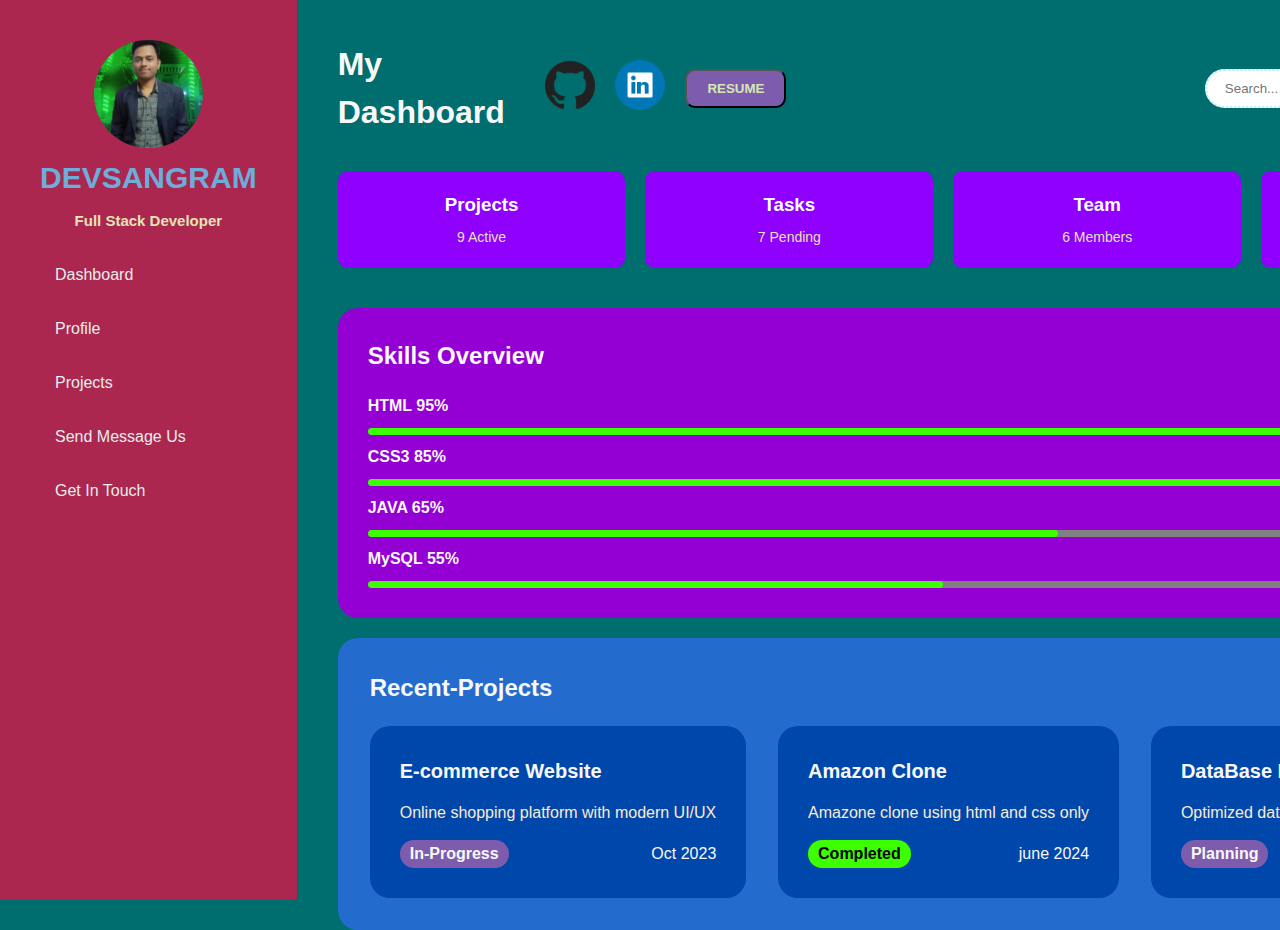
<file: index.html>
<!DOCTYPE html>
<html lang="en">
<head>
    <meta charset="UTF-8">
    <meta name="viewport" content="width=device-width, initial-scale=1.0">
    <title>My Portfolio</title>
    <link rel="stylesheet" href="styles.css">
</head>
<body>
    <div class="dashboard">
        <aside class="sidebar">
            <div class="profile">
                <img src="sangram.jpg" alt="Image not found">
                <h2>DEVSANGRAM</h2>
                <p>Full Stack Developer</p>
            </div>
            <nav class="nav-menu">
                <a href="">Dashboard</a>    
                <a href="">Profile</a>    
                <a href="index1.html" target="_blank">Projects</a>    
                <a href="index2.html" target="_blank">Send Message Us</a>    
                <a href="getintouch.html" target="blank">Get In Touch</a>    
            </nav>
        </aside>

        <main class="main-content">
            <header class="header">
                <h1>My Dashboard</h1>
               <div class="social">
                <a href= target="_blank"><img class="logo" src="./github.png" alt=""></a>
                <a href= target="_blank"> <img class="logo" src="linkedin.png" alt=""></a>
                <a href="Resume(sangram).pdf" target="_blank"><button class="btn">RESUME</button></a>
               </div>
                <div class="search-bar">
                    <input type="text" placeholder="Search...">
                    <button class="search-button"><img src="./search.png" alt=""></button>
                </div>
            </header>

            <div class="stats">
                <div class="stat-card">
                    <h3>Projects</h3>
                    <p>9 Active</p>
                </div>
                <div class="stat-card">
                    <h3>Tasks</h3>
                    <p>7 Pending</p>
                </div>
                <div class="stat-card">
                    <h3>Team</h3>
                    <p>6 Members</p>
                </div>
                <div class="stat-card">
                    <h3>Hours</h3>
                    <p>90 Monthly</p>
                </div>
            </div>

            <section class="skills-section">
                <h2>Skills Overview</h2>
                <div class="skills-div">
                    <div class="skill">
                        <h4>HTML 95%</h4>
                        <progress class="progress" max="100" value="90"></progress>
                    </div>
                    <div class="skill">
                        <h4>CSS3 85%</h4>
                        <progress class="progress" max="100" value="80"></progress>
                    </div>
                    <div class="skill">
                        <h4>JAVA 65%</h4>
                        <progress class="progress" max="100" value="60"></progress>
                    </div>
                    <div class="skill">
                        <h4>MySQL 55%</h4>
                        <progress class="progress" max="100" value="50"></progress>
                    </div>
                </div>
            </section>

            <section class="projects-section">
                <h2>Recent-Projects</h2>
                <div class="projects-div">
                    <div class="project-card">
                        <h3>E-commerce Website</h3>
                        <p>Online shopping platform with modern UI/UX</p>
                        <div class="footer">
                            <span class="status">In-Progress</span>
                             <span>Oct 2023</span>
                        </div>
                    </div>
                    <div class="project-card">
                        <h3>Amazon Clone</h3>
                        <p>Amazone clone using html and css only</p>
                        <div class="footer">
                            <span class="status" id="completed">Completed</span>
                            <span>june 2024</span>
                        </div>

                    </div>
                    <div class="project-card">
                        <h3>DataBase Design</h3>
                        <p>Optimized database structure for scalability</p>
                       <div class="footer">
                            <span class="status">Planning</span>
                            <span>Jan 2023</span>
                       </div>
                    </div> 
                </div>
            </section>
        </main>
    </div>
</body>
</html>
</file>
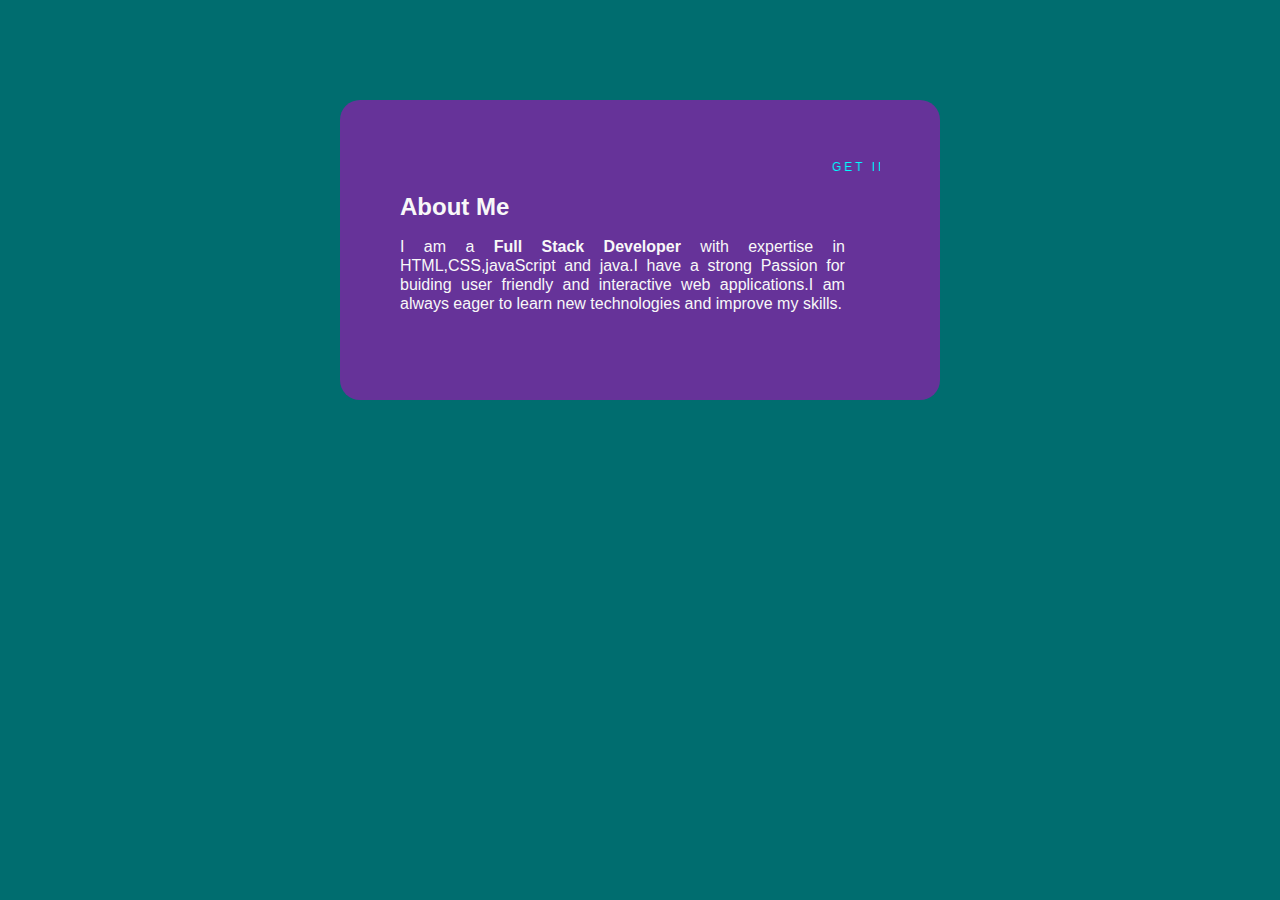
<file: getintouch.html>
<!DOCTYPE html>
<html>
    <head>
        <title>Get In Touch</title>
        <link rel="stylesheet" href="styles.css">
    </head>
    <body>
        <div class="card">
            <h1 class="name"><marquee>Get In Touch</marquee></h1>
            <h2 class="title">About Me</h2>
            <P class="description">I am a <strong>Full Stack Developer</strong> with expertise in HTML,CSS,javaScript and java.I have a strong Passion for buiding user friendly and interactive web applications.I am always eager to learn new technologies and improve my skills.</P>
        </div>
    </body>
</html>
</file>
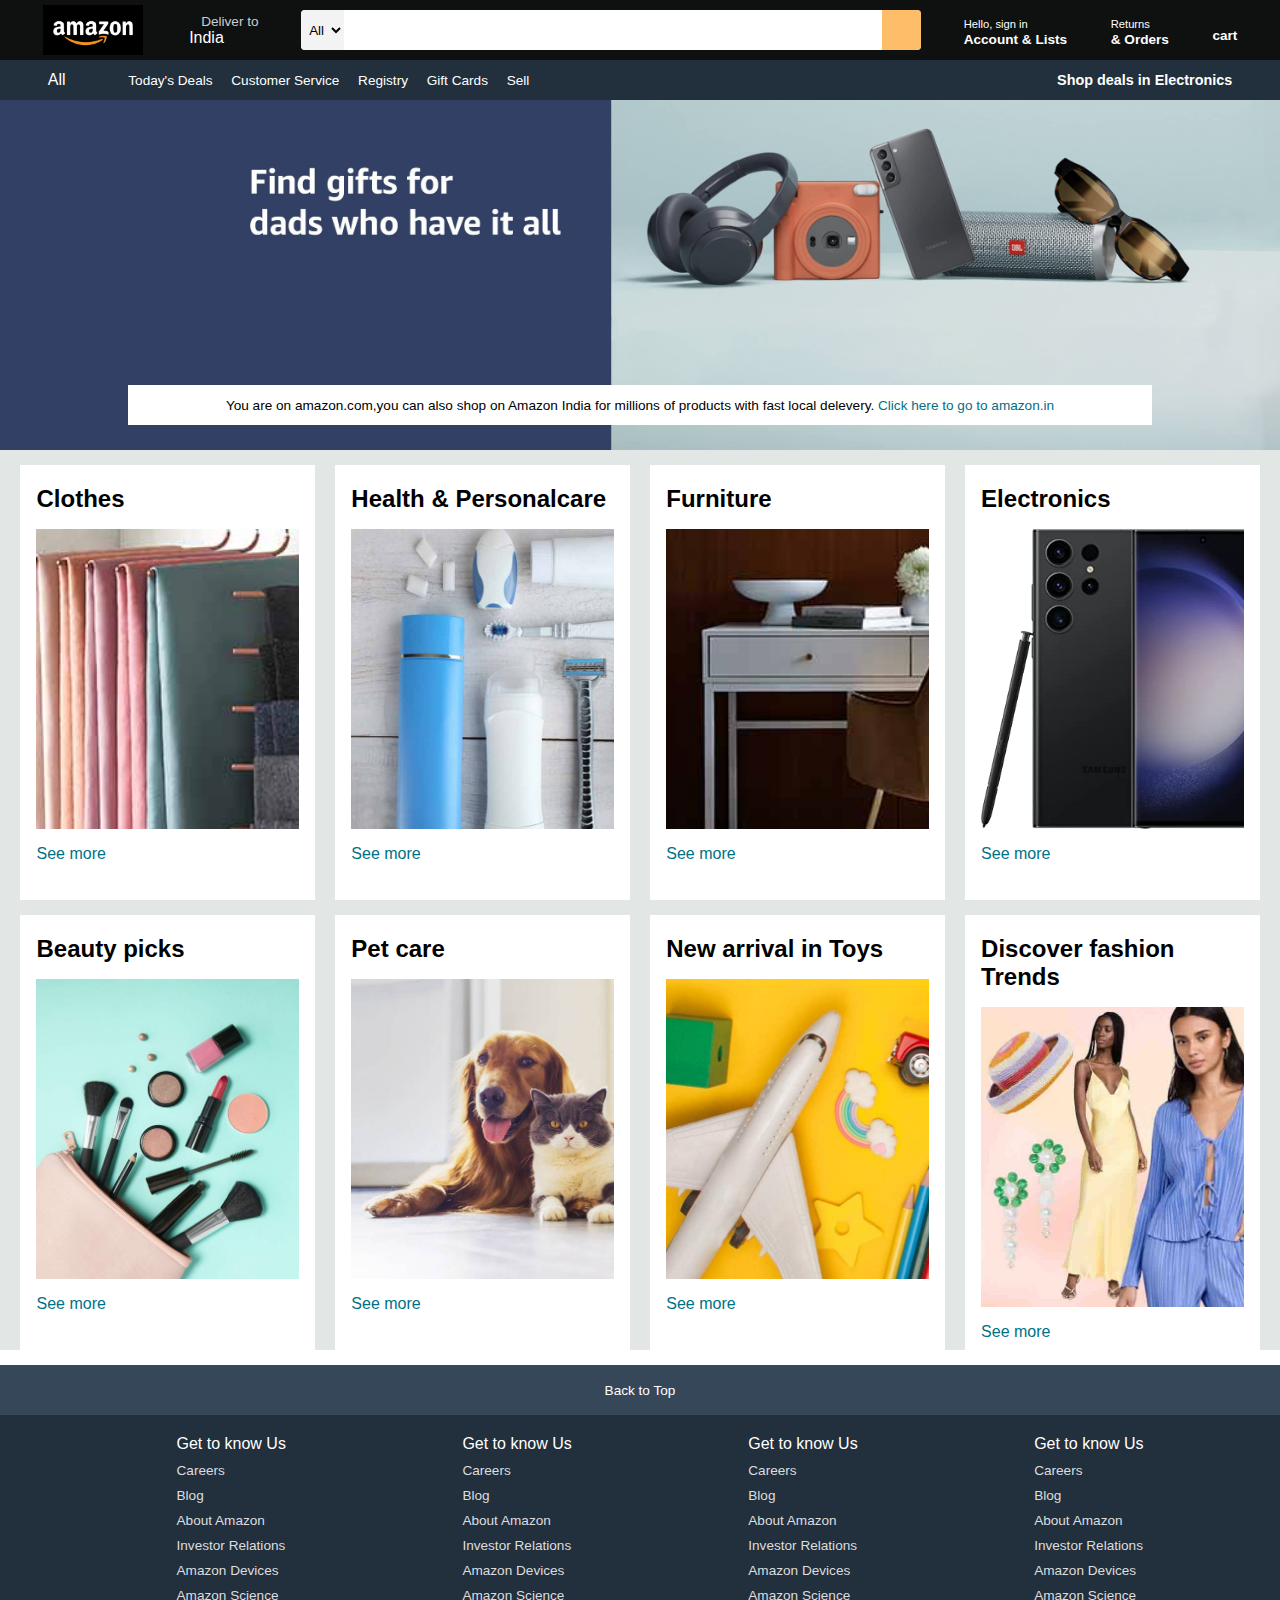
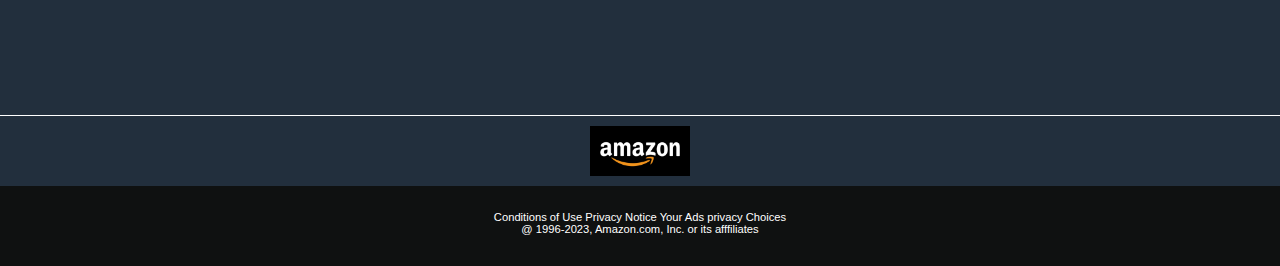
<file: index1.html>
<!DOCTYPE html>
<html lang="en">
<head>
    <meta charset="UTF-8">
    <meta name="viewport" content="width=device-width, initial-scale=1.0">
    <title>Amazon Clone</title>
    <link rel="stylesheet" href="https://cdnjs.cloudflare.com/ajax/libs/font-awesome/6.5.1/css/all.min.css" integrity="sha512-DTOQO9RWCH3ppGqcWaEA1BIZOC6xxalwEsw9c2QQeAIftl+Vegovlnee1c9QX4TctnWMn13TZye+giMm8e2LwA==" crossorigin="anonymous" referrerpolicy="no-referrer" />
    <link rel="stylesheet" href="style.css">
</head>
<body>
    <header>
        <div class="navbar">
        <div class="nav-logo border">
            <div class="logo"></div>
        </div>
        <div class="nav-address border">
            <p class="add-first">Deliver to</p>
            <div class="add-icon">
                <i class="fa-solid fa-location-dot"></i>
                <p class="add-sec">India</p>
            </div>
        </div>
            <div class="nav-search">
                <select class="search-select">
                    <option>All</option>
                </select>
                <input placeolder="Search Amazon" class="search-input">
                <div class="search-icon">
                    <i class="fa-solid fa-magnifying-glass"></i>
                </div>
            </div>
            <div class="nav-signin border">
                <p><span>Hello, sign in</span></p>
                <p class="nav-second">Account & Lists</p>
            </div>
            <div class="nav-return border">
                <p><span>Returns</span></p>
                <p class="nav-second">& Orders</p>
            </div>
            <div class="nav-cart border">
                <i class="fa-solid fa-cart-shopping"></i>
                cart
            </div>
        </div>

            <div class="panel">
                <div class="panel-all">
                    <i class="fa-solid fa-bars"></i>
                    All
                </div>
                <div class="panel-ops">
                    <p>Today's Deals</p>
                    <p>Customer Service</p>
                    <p>Registry</p>
                    <p>Gift Cards</p>
                    <p>Sell</p>
                </div>
                <div class="panel-deals">
                    Shop deals in Electronics
                </div>
            </div>
    </header>
    <div class="hero-section">
        <div class="hero-msg">
            <p>You are on amazon.com,you can also shop on Amazon India for millions of products with fast local delevery. <a>Click here to go to amazon.in</a></p>
        </div>
    </div>
    <div class="shop-section">
        <div class="box">
            <div class="box-content">
                <h2>Clothes</h2>
                <div class="box-img" style="background-image:url('box1_image.jpg');"></div>
                <p>See more</p>
            </div>
        </div>
        <div class="box">
            <div class="box-content">
                <h2>Health & Personalcare</h2>
                <div class="box-img" style="background-image:url('box2_image.jpg');"></div>
                <p>See more</p>
            </div>
        </div>
        <div class="box">
            <div class="box-content">
                <h2>Furniture</h2>
                <div class="box-img" style="background-image:url('box3_image.jpg');"></div>
                <p>See more</p>
            </div>
        </div>
        <div class="box">
            <div class="box-content">
                <h2>Electronics</h2>
                <div class="box-img" style="background-image:url('box4_image.jpg');"></div>
                <p>See more</p>
            </div>
        </div>
        <div class="box">
            <div class="box-content">
                <h2>Beauty picks</h2>
                <div class="box-img" style="background-image:url('box5_image.jpg');"></div>
                <p>See more</p>
            </div>
        </div>
        <div class="box">
            <div class="box-content">
                <h2>Pet care</h2>
                <div class="box-img" style="background-image:url('box6_image.jpg');"></div>
                <p>See more</p>
            </div>
        </div>
        <div class="box">
            <div class="box-content">
                <h2>New arrival in Toys</h2>
                <div class="box-img" style="background-image:url('box7_image.jpg');"></div>
                <p>See more</p>
            </div>
        </div>
        <div class="box">
            <div class="box-content">
                <h2>Discover fashion Trends</h2>
                <div class="box-img" style="background-image:url('box8_image.jpg');"></div>
                <p>See more</p>
            </div>
        </div>
    </div>
    <footer>
        <div class="foot-panel1">
            Back to Top
        </div>
        <div class="foot-panel2">
            <ul>
                <p>Get to know Us</p>
                <a>Careers</a>
                <a>Blog</a>
                <a>About Amazon</a>
                <a>Investor Relations</a>
                <a>Amazon Devices</a>
                <a>Amazon Science</a>
            </ul>
            <ul>
                <p>Get to know Us</p>
                <a>Careers</a>
                <a>Blog</a>
                <a>About Amazon</a>
                <a>Investor Relations</a>
                <a>Amazon Devices</a>
                <a>Amazon Science</a>
            </ul>
            <ul>
                <p>Get to know Us</p>
                <a>Careers</a>
                <a>Blog</a>
                <a>About Amazon</a>
                <a>Investor Relations</a>
                <a>Amazon Devices</a>
                <a>Amazon Science</a>
            </ul>
            <ul>
                <p>Get to know Us</p>
                <a>Careers</a>
                <a>Blog</a>
                <a>About Amazon</a>
                <a>Investor Relations</a>
                <a>Amazon Devices</a>
                <a>Amazon Science</a>
            </ul>
        </div>
        <div class="foot-panel3">
            <div class="logo"></div>
        </div>
        <div class="foot-panel4">
            <div class="pages">
                <a>Conditions of Use</a>
                <a>Privacy Notice</a>
                <a>Your Ads privacy Choices</a>
            </div>
            <div class="Copyright">
                @ 1996-2023, Amazon.com, Inc. or its afffiliates
            </div>
        </div>
    </footer>
</body>
</html>
</file>
<file: styles.css>
*{
    margin: 0;
    padding: 0;
    box-sizing: border-box;
}

body{
    font-family: sans-serif;
    background-color:#006D6F;
    color: rgb(248, 248, 248);
    line-height: 1.5;
}
.profile img{
    width:50%;
    height:50%;
    object-fit:cover;
    border-radius: 80px;
}

.dashboard{
    display: flex;
    height: 100vh;
}

.sidebar{
    background-color: #AB274F;
    padding: 40px;
    border-right: 1px solid #314d66;
    position: relative;
    
    
}

.profile{
    text-align: center;
    margin-bottom: 20px;
}

.profile h2{
    color: #6EACDA;
    font-size: 30px;
    margin-bottom: 10px;
}

.profile p{
    color: #E2E2B6;
    font-size: 15px;
    font-weight: 700;
}

.nav-menu{
    display: flex;
    flex-direction: column;
    gap: 10px;
}


.nav-menu a{
    text-decoration: none;
    color: #e7eded;
    padding: 10px 15px;
    display: flex;
    align-items: center;
    gap: 12px;
    border-radius: 10px;
    transition:  0.7s ease;
}

.nav-menu a:hover{
    background-color: #7ee4bb;
    color: rgb(0, 0, 0);
}

.main-content{
   padding: 40px;
   flex: 1;

}

.header{
    display: flex;
    justify-content: space-between ;
    align-items: center;
    margin-bottom: 35px;
}

.search-bar{
    display: flex;
    gap: 10px;
}

.search-bar input{
    width: 300px;
    padding: 10px 18px;
    border-radius: 80px;
    border: 2px dotted #B1F0F7;
}

.search-bar img{
    height: 30px;
    width:30px;
  
}

.search-button{
    background-color: #0093AF;
    border-radius: 30%;
    border:2PX solid #B1F0F7;
    }
   
  
.search-button:hover{
    background-color: aquamarine;
    
    cursor: pointer;
}

.stats{
    display: flex;
    flex-direction: row;
    justify-content: space-between;
    gap: 20px;
    margin-bottom: 30px;
}

.stat-card{
    background-color: #8F00FF;
    width: 25%;
    font-size: 16px;
    padding: 20px;
    border-radius: 10px; 
    text-align: center;
    margin-bottom: 10px;
    transition:  0.3s ease;
}
.stat-card:hover{
    transform: translateY(-5px);}

.stat-card h3 {
    color: white;
    margin-bottom: 8px;
}

.stat-card p{
    color: #E2E2B6;
    font-size: 14px;
}

.skills-section{
background-color: #9400D3;
padding: 30px;
border-radius: 20px;
margin-bottom: 20px;

}

.skills-section h2{
    margin-bottom: 20px;
}

.skills-div{
    display: flex;
    flex-direction: column;
    gap: 10px;
}

.skill{
    display: flex;
    flex-direction: column;
    gap: 10px; 
}
.progress{
   width: 100%;
   height: 7px;
   border-radius: 20px;
   overflow: hidden;  
   
   
}

progress::-webkit-progress-value {
    background-color: #3cff00; /* Filled color */
    border-radius: 10px;
  }

.projects-section{
    background-color: #246BCE;
    border-radius: 20px;
    padding: 32px;
}
.projects-div{
    display: flex;
    flex-direction: row;
    justify-content: space-between;
    gap: 20px;
   margin-top: 20px;
}
.project-card {
    background-color: #0047AB;
    padding: 30px;
    border-radius: 20px;
}

.project-card h3{
   font-size: 20px;
   margin-bottom: 15px;
}

.project-card p{
    color: antiquewhite;
    margin-bottom: 15px;
 }

 .footer{
     display: flex;
     justify-content: space-between;
    align-items: center;
 }

 .status
    {
        background-color: #7E5CAD;
        padding: 2px 10px;
        border-radius: 20px;
        font-weight: 700;
    }

    .status#completed{
        background-color: #3cff00;
        color: black;
    }

    .social{
        display: flex;
        flex-direction: row;
      
        gap: 20px;
        /* justify-content: space-between; */
        align-items: center;
        width: 700px;
        /* border: 2px solid red; */
    }
    .logo{
        height: 50px;
        width: 50px;
    }

    .btn{
        padding: 10px 20px;
        border-radius: 10px;
        background-color: #7E5CAD;
        color: #D5E7B5;
        font-weight: 700;
    }

    .btn:hover
    {
        cursor: pointer;
        box-shadow:5px 5px 5px greenyellow;
    }






    .card{
        background: rebeccapurple;
        width:600px;
        height:300px;
        margin:100px auto;
        padding: 60px;
        line-height:1.2;
        border-radius: 20px;
    }
    .card:hover{
        box-shadow: 25px 25px 25px rgb(61, 220, 37);

    }
    .name{
        font-size: 12px;
        text-transform: uppercase;
        font-weight: 500;
        letter-spacing: 3px;
        color:aqua;
    }
    .title{
        margin:15px 0px;
    }
    .description{
        line-height: 1.2;
        max-width: 50ch;
        text-align: justify;
    }
</file>
<file: style.css>
*{
    margin:0;
    font-family:Arial;
    border:border-box;
}

.navbar{
    height:60px;
    background-color: #0f1111;
    color:white;
    display:flex;
    align-items:center;
    justify-content:space-evenly;
}

.nav-logo{
    height:50px;
    width:100px;
}

.logo{
    background-image: url("amazon_logo.png");
    background-size: cover;
    height:50px;
    width:100%;
}

.border{
    border:1.5px solid transparent;
}

.border:hover{
    border:1.5px solid white;
}

.add-first{
    color:#cccccc;
    font-size:0.85rem;
    margin-left:15px;
}

.add-sec{
    font-size:1rem;
    margin-left:3px;
}

.add-icon{
    display:flex;
    align-items:center;
}

.nav-search{
    display:flex;
    background-color: pink;
    width:620px;
    height:40px;
    border-radius:4px;
}

.search-select{
    background-color: #f3f3f3;
    width:50px;
    text-align:center;
    border-top-left-radius:4px;
    border-bottom-left-radius:4px;
    border:none;
}

.search-input{
    width:100%;
    font-size:1rem;
    border:none;
}

.search-icon{
    width:45px;
    display:flex;
    justify-content:center;
    align-items:center;
    font-size: 1.2rem;
    background-color:#febd68;
    border-top-right-radius:4px;
    border-bottom-right-radius:4px;
    color:#0f1111;
}

.nav-search:hover{
    border:2px solid orange;
}

span{
    font-size:0.7rem;
}

.nav-second{
    font-size:0.85rem;
    font-weight:700;
}

.nav-cart i{
    font-size:30px;
}

.nav-cart{
    font-size:0.85rem;
    font-weight:700;
}

.panel{
    height:40px;
    background-color: #222f3d;
    display:flex;
    color:white;
    align-items:center;
    justify-content:space-evenly;
}

.panel-ops p{
    display:inline;
    margin-left:15px;
}

.panel-ops{
    width:70%;
    font-size:0.85rem;
}

.panel-deals{
    font-size:0.9rem;
    font-weight:700;
}

.hero-section{
    background-image:url("hero_image.jpg");
    background-size:cover;
    height:350px;
    display:flex;
    justify-content:center;
    align-items:flex-end;
}

.hero-msg{
    background-color:white;
    color:black;
    height:40px;
    display:flex;
    align-items:center;
    justify-content:center;
    font-size:0.85rem;
    width:80%;
    margin-bottom:25px;
}

.hero-msg a{
    color:#007185;
}

.shop-section{
    display:flex;
    flex-wrap:wrap;
    justify-content:space-evenly;
    background-color:#e2e7e6;
}

.box{
    height:400px;
    width:23%;
    background-color:white;
    padding:20px 0px 15px;
    margin-top:15px;
}

.box-img{
    height:300px;
    background-size: cover;
    margin-top: 1rem;
    margin-bottom: 1rem;
}

.box-content{
    margin-left:1rem;
    margin-right:1rem;
}

.box-content p{
    color:#007185
}

footer{
    margin-top:15px;
}

.foot-panel1{
    background-color:#37475a;
    color:white;
    height:50px;
    display:flex;
    justify-content: center;
    align-items:center;
    font-size:0.85rem;
}

.foot-panel2{
    background-color:#222f3d;
    color:white;
    height:300px;
    display:flex;
    justify-content:space-evenly;
}

ul{
    margin-top:20px;
}

ul a{
    display:block;
    font-size: 0.85rem;
    margin-top:10px;
    color:#dddddd;
}

.foot-panel3{
    background-color: #222f3d;
    color:white;
    border-top:0.5px solid white;
    height:70px;
    display: flex;
    justify-content: center;
    align-items:center;
}

.logo{
    background-image: url("amazon_logo.png");
    background-size: cover;
    height:50px;
    width:100px;
}

.foot-panel4{
    background-color: #0f1111;
    color:white;
    height:80px;
    font-size:0.7rem;
    text-align:center;
}

.pages{
    padding-top: 25px;
}

.copyright{
    padding-top:5px;
}
</file>
